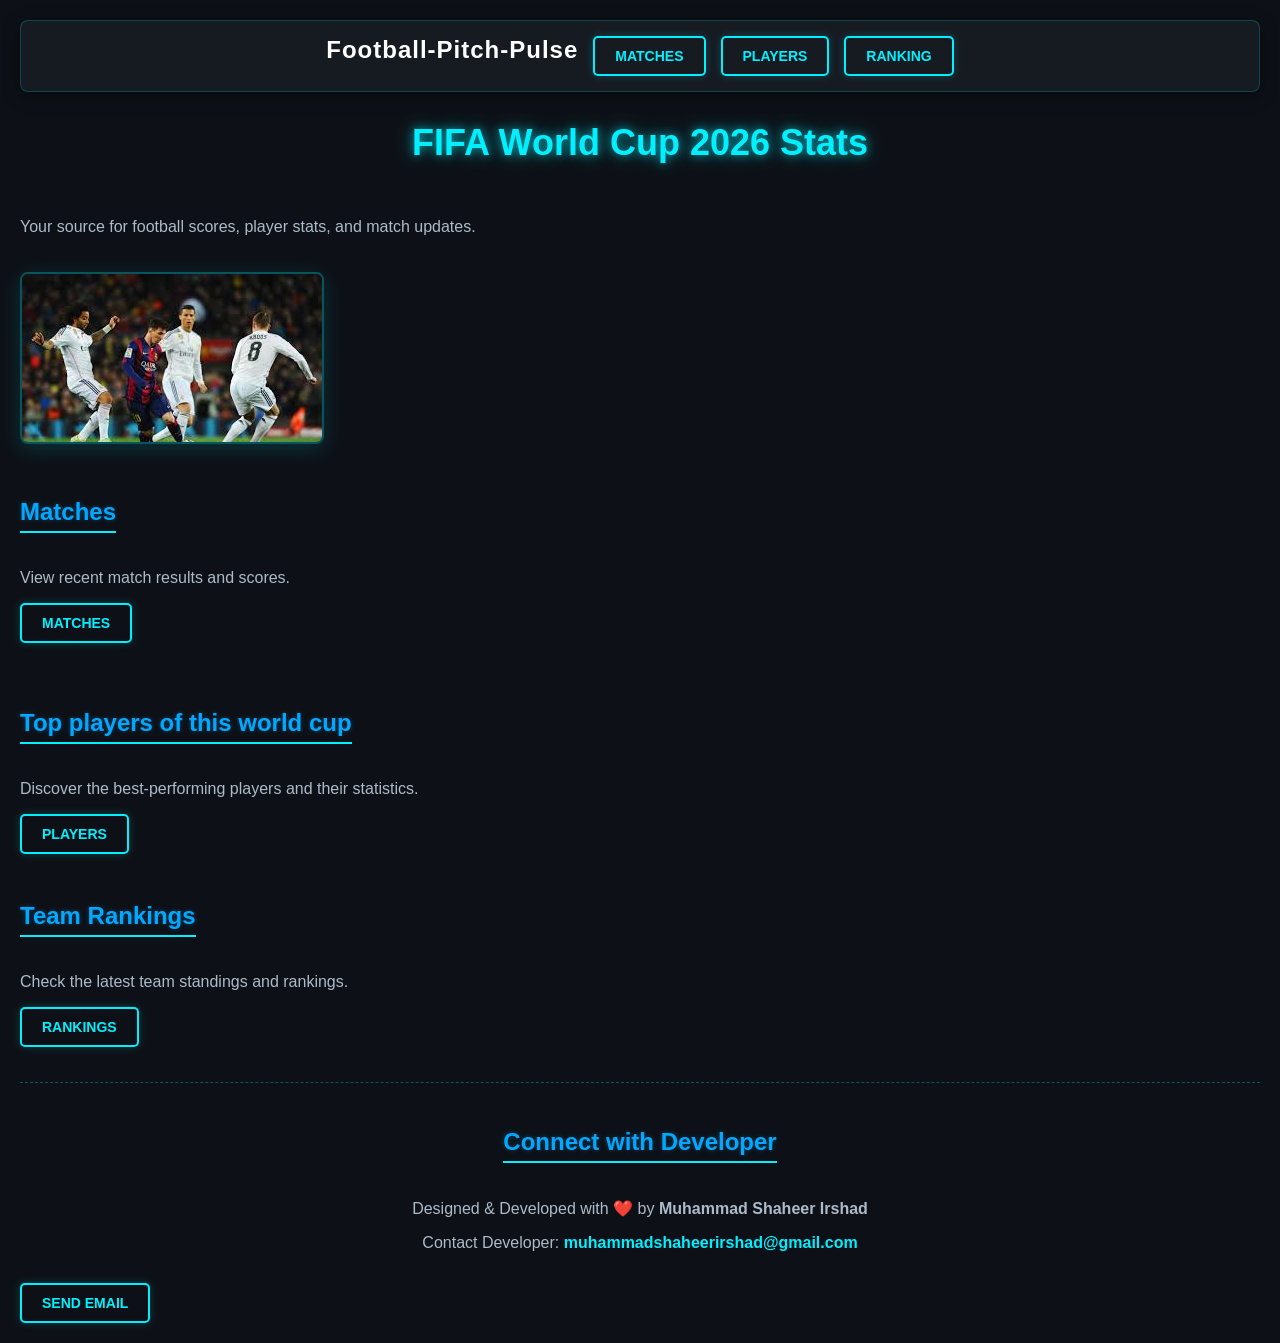
<file: football web.html/Football Web Dev/index.html>
<!DOCTYPE html>
<html lang="en">
<head>
    <meta charset="UTF-8">
    <meta name="viewport" content="width=device-width, initial-scale=1.0">
    <title>FIFAWORLDCUP 2026</title>
    <link rel="stylesheet" href="style.css">
   <meta name="google-site-verification" content="-DJgJP2VQWr3wIZmeKiB_t2uhPUBxs_V7MmFVjD3pzk" />
</head>
<body>
 <header style="text-align: center;">
      <nav>
        <div class="logo">Football-Pitch-Pulse</div>
        <button>
            <a href="Matches.html">Matches</a>
        </button>
        <button>
            <a href="Players.html">Players</a>
        </button>
        <button>
            <a href="Ranking.html">Ranking</a>
        </button>
    </nav>
</header>
<center>
 <h1 class="description">FIFA World Cup 2026 Stats</h1>
 </center>
 <br>
<p>Your source for football scores, player stats, and match updates.</p>
<img src="[data-uri]" alt="">
<br>
<h2 class="Headings">Matches</h2>
<p>View recent match results and scores.</p>
<button><a href="Matches.html">Matches</a></button>
<br>
<br><br> <h2 class="Headings">Top players of this world cup</h2>
<p>Discover the best-performing players and their statistics.</p>
<button><a href="Players.html">Players</a></button>
<br>
<br>
<h2 class="Headings">Team Rankings</h2>
<p>Check the latest team standings and rankings.</p>
<button>
<a href="Ranking.html">Rankings</a>
</button>


   <div class="contact-box" style="margin-top: 35px; padding: 15px; border-top: 1px dashed rgba(0, 240, 255, 0.3); text-align: center;">
    <h2 class="Headings">Connect with Developer</h2>
    
    <p>Designed & Developed with ❤️ by <strong>Muhammad Shaheer Irshad</strong></p>
    
    <p>Contact Developer: 
        <a href="mailto:muhammadshaheerirshad@gmail.com?subject=FIFA%20World%20Cup%20Website%20Feedback" style="color: #00f0ff; text-decoration: none; font-weight: bold;">
            muhammadshaheerirshad@gmail.com
        </a>
    </p>
</div>
    
<div>
    <button>
        <a href="mailto:muhammadshaheerirshad@email.com?subject=FIFA%20World%20Cup%20Website%20Feedback">
            Send Email
        </a>
    </button>
</div>
</body>
</html>
</file>
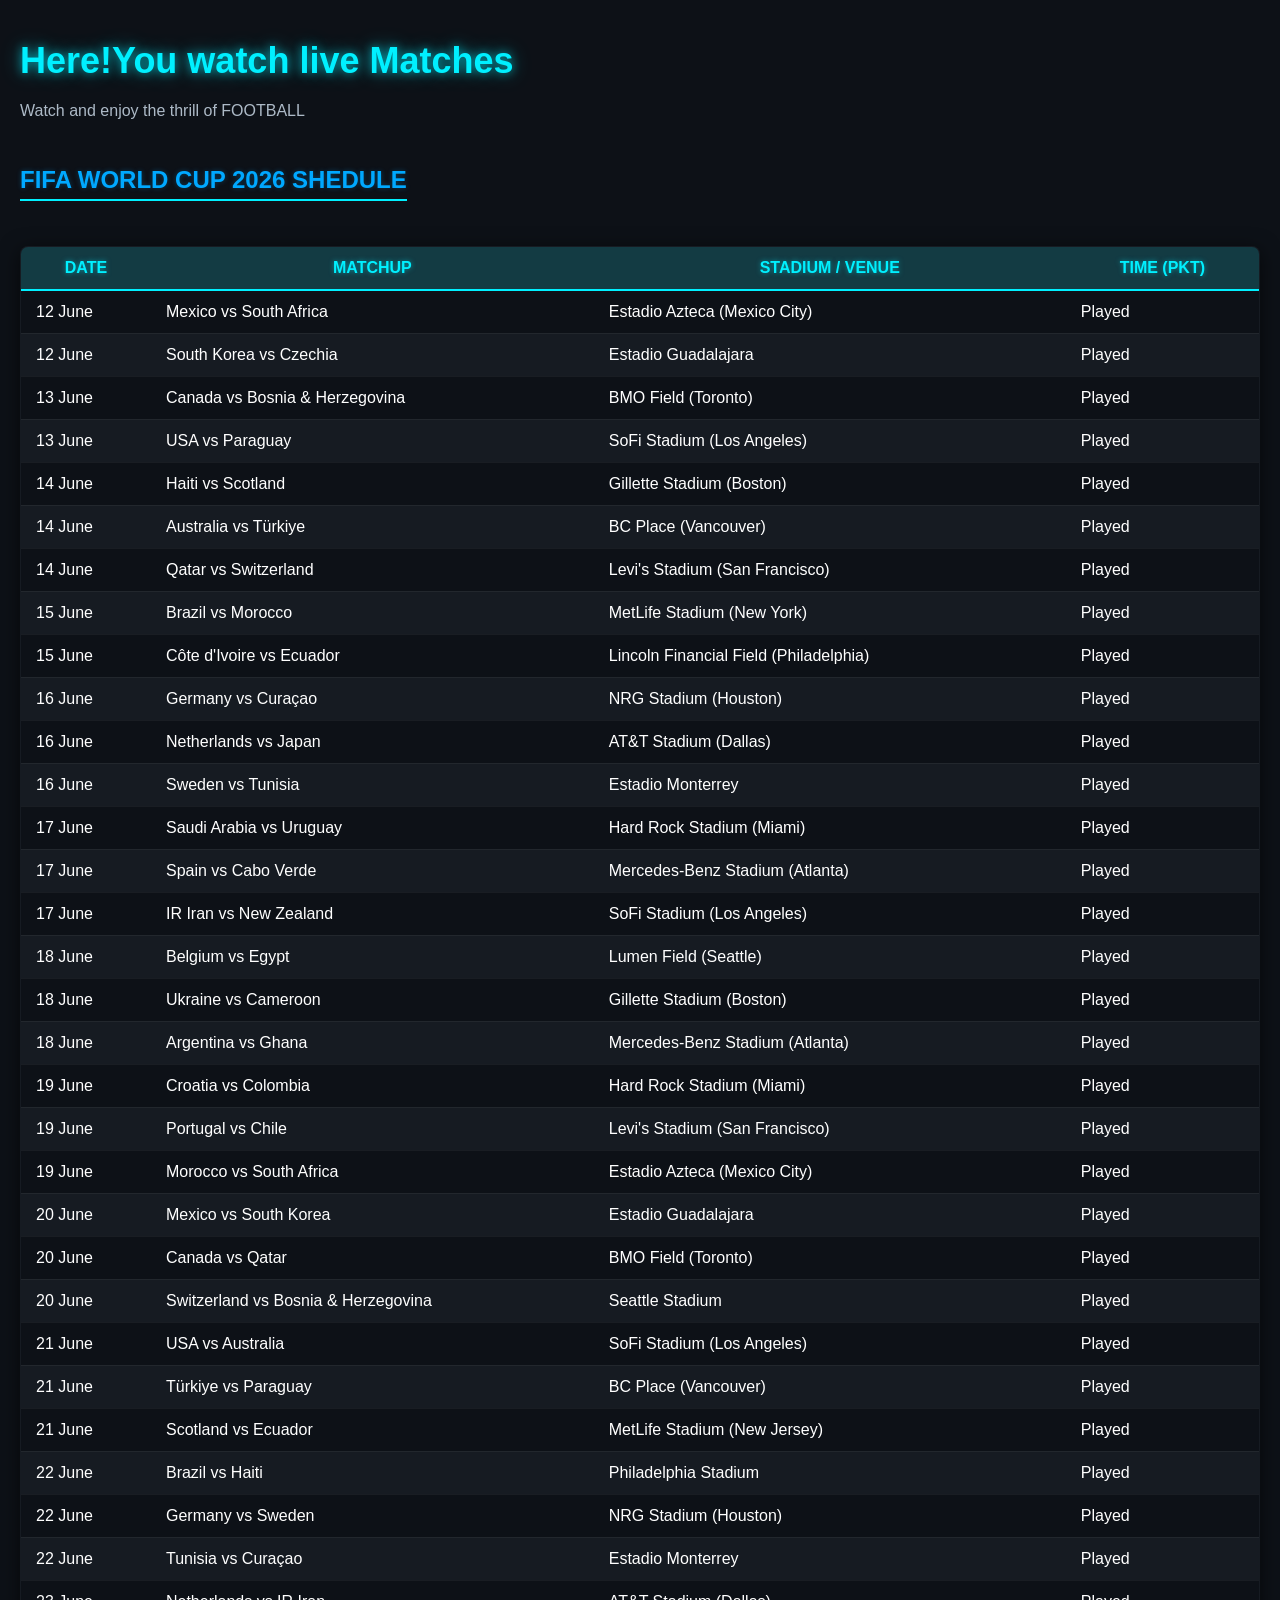
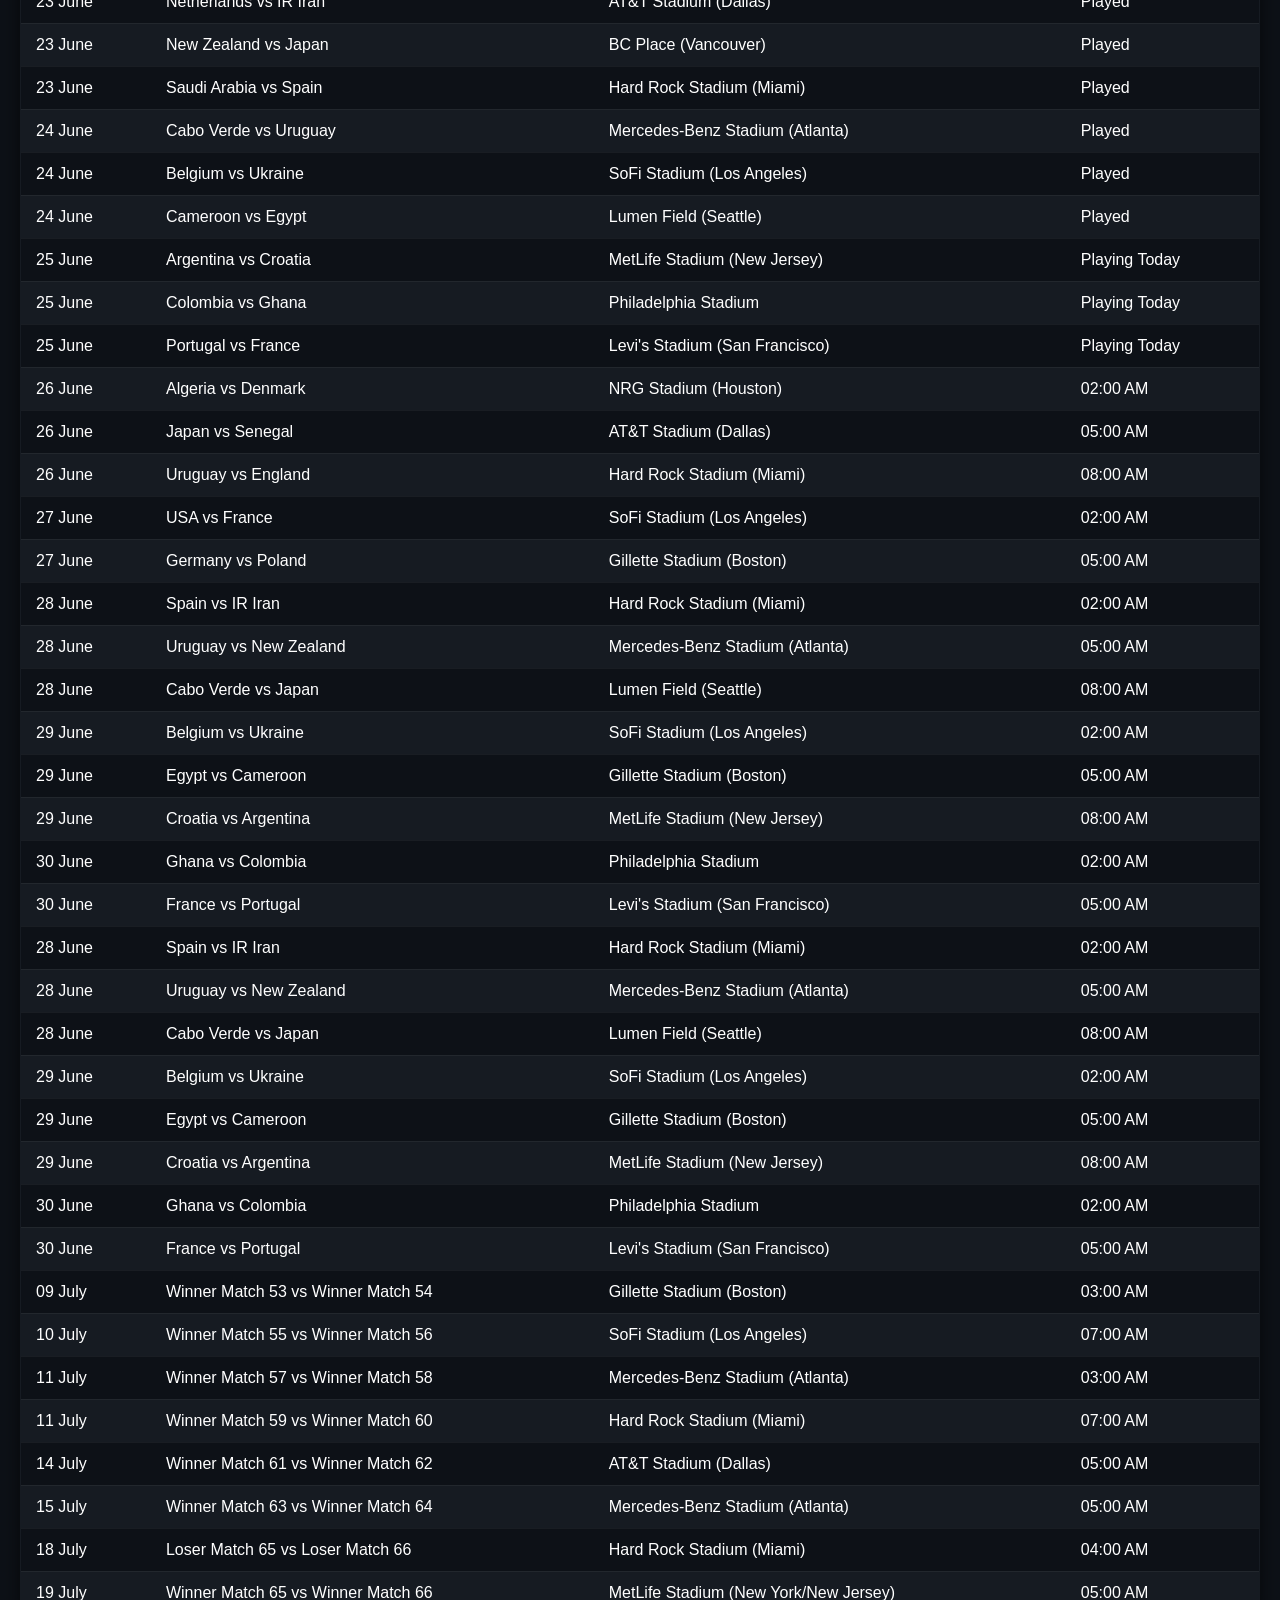
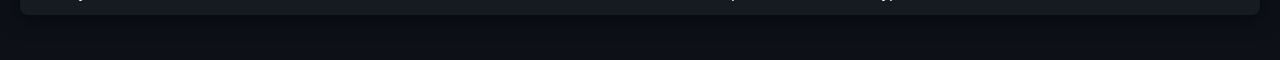
<file: football web.html/Football Web Dev/Matches.html>
<!DOCTYPE html>
<html lang="en">
<head>
    <meta charset="UTF-8">
    <meta name="viewport" content="width=device-width, initial-scale=1.0">
    <title>Matches</title>  
    <link rel="stylesheet" href="style.css">

    

</head>
<body>
    <h1 class="description">Here!You watch live Matches</h1>
    <p>Watch and enjoy the thrill of FOOTBALL</p>
 

    <h2 class="leagues-name">FIFA WORLD CUP 2026 SHEDULE</h2>
     <table>
       <tr>
    <th>Date</th>
    <th>Matchup</th>
    <th>Stadium / Venue</th>
    <th>Time (PKT)</th>
</tr>

     <!-- Match 1 -->
       <!-- Match 1 -->
       <!-- Match 1 -->
        <tr>
            <td>12 June</td>
            <td>Mexico vs South Africa</td>
            <td>Estadio Azteca (Mexico City)</td>
            <td>Played</td>
        </tr>

        <!-- Match 2 -->
        <tr>
            <td>12 June</td>
            <td>South Korea vs Czechia</td>
            <td>Estadio Guadalajara</td>
            <td>Played</td>
        </tr>

        <!-- Match 3 -->
        <tr>
            <td>13 June</td>
            <td>Canada vs Bosnia & Herzegovina</td>
            <td>BMO Field (Toronto)</td>
            <td>Played</td>
        </tr>

        <!-- Match 4 -->
        <tr>
            <td>13 June</td>
            <td>USA vs Paraguay</td>
            <td>SoFi Stadium (Los Angeles)</td>
            <td>Played</td>
        </tr>

        <!-- Match 5 -->
        <tr>
            <td>14 June</td>
            <td>Haiti vs Scotland</td>
            <td>Gillette Stadium (Boston)</td>
            <td>Played</td>
        </tr>

        <!-- Match 6 -->
        <tr>
            <td>14 June</td>
            <td>Australia vs Türkiye</td>
            <td>BC Place (Vancouver)</td>
            <td>Played</td>
        </tr>

        <!-- Match 7 -->
        <tr>
            <td>14 June</td>
            <td>Qatar vs Switzerland</td>
            <td>Levi's Stadium (San Francisco)</td>
            <td>Played</td>
        </tr>

        <!-- Match 8 -->
        <tr>
            <td>15 June</td>
            <td>Brazil vs Morocco</td>
            <td>MetLife Stadium (New York)</td>
            <td>Played</td>
        </tr>

        <!-- Match 9 -->
        <tr>
            <td>15 June</td>
            <td>Côte d'Ivoire vs Ecuador</td>
            <td>Lincoln Financial Field (Philadelphia)</td>
            <td>Played</td>
        </tr>

        <!-- Match 10 -->
        <tr>
            <td>16 June</td>
            <td>Germany vs Curaçao</td>
            <td>NRG Stadium (Houston)</td>
            <td>Played</td>
        </tr>

        <!-- Match 11 -->
        <tr>
            <td>16 June</td>
            <td>Netherlands vs Japan</td>
            <td>AT&T Stadium (Dallas)</td>
            <td>Played</td>
        </tr>

        <!-- Match 12 -->
        <tr>
            <td>16 June</td>
            <td>Sweden vs Tunisia</td>
            <td>Estadio Monterrey</td>
            <td>Played</td>
        </tr>

        <!-- Match 13 -->
        <tr>
            <td>17 June</td>
            <td>Saudi Arabia vs Uruguay</td>
            <td>Hard Rock Stadium (Miami)</td>
            <td>Played</td>
        </tr>

        <!-- Match 14 -->
        <tr>
            <td>17 June</td>
            <td>Spain vs Cabo Verde</td>
            <td>Mercedes-Benz Stadium (Atlanta)</td>
            <td>Played</td>
        </tr>

        <!-- Match 15 -->
        <tr>
            <td>17 June</td>
            <td>IR Iran vs New Zealand</td>
            <td>SoFi Stadium (Los Angeles)</td>
            <td>Played</td>
        </tr>

        <!-- Match 16 -->
        <tr>
            <td>18 June</td>
            <td>Belgium vs Egypt</td>
            <td>Lumen Field (Seattle)</td>
            <td>Played</td>
        </tr>

        <!-- Match 17 -->
        <tr>
            <td>18 June</td>
            <td>Ukraine vs Cameroon</td>
            <td>Gillette Stadium (Boston)</td>
            <td>Played</td>
        </tr>

        <!-- Match 18 -->
        <tr>
            <td>18 June</td>
            <td>Argentina vs Ghana</td>
            <td>Mercedes-Benz Stadium (Atlanta)</td>
            <td>Played</td>
        </tr>

        <!-- Match 19 -->
        <tr>
            <td>19 June</td>
            <td>Croatia vs Colombia</td>
            <td>Hard Rock Stadium (Miami)</td>
            <td>Played</td>
        </tr>

        <!-- Match 20 -->
        <tr>
            <td>19 June</td>
            <td>Portugal vs Chile</td>
            <td>Levi's Stadium (San Francisco)</td>
            <td>Played</td>
        </tr>

        <!-- Match 21 -->
        <tr>
            <td>19 June</td>
            <td>Morocco vs South Africa</td>
            <td>Estadio Azteca (Mexico City)</td>
            <td>Played</td>
        </tr>

        <!-- Match 22 -->
        <tr>
            <td>20 June</td>
            <td>Mexico vs South Korea</td>
            <td>Estadio Guadalajara</td>
            <td>Played</td>
        </tr>

        <!-- Match 23 -->
        <tr>
            <td>20 June</td>
            <td>Canada vs Qatar</td>
            <td>BMO Field (Toronto)</td>
            <td>Played</td>
        </tr>

        <!-- Match 24 -->
        <tr>
            <td>20 June</td>
            <td>Switzerland vs Bosnia & Herzegovina</td>
            <td>Seattle Stadium</td>
            <td>Played</td>
        </tr>

        <!-- Match 25 -->
        <tr>
            <td>21 June</td>
            <td>USA vs Australia</td>
            <td>SoFi Stadium (Los Angeles)</td>
            <td>Played</td>
        </tr>

        <!-- Match 26 -->
        <tr>
            <td>21 June</td>
            <td>Türkiye vs Paraguay</td>
            <td>BC Place (Vancouver)</td>
            <td>Played</td>
        </tr>

        <!-- Match 27 -->
        <tr>
            <td>21 June</td>
            <td>Scotland vs Ecuador</td>
            <td>MetLife Stadium (New Jersey)</td>
            <td>Played</td>
        </tr>

        <!-- Match 28 -->
        <tr>
            <td>22 June</td>
            <td>Brazil vs Haiti</td>
            <td>Philadelphia Stadium</td>
            <td>Played</td>
        </tr>

        <!-- Match 29 -->
        <tr>
            <td>22 June</td>
            <td>Germany vs Sweden</td>
            <td>NRG Stadium (Houston)</td>
            <td>Played</td>
        </tr>

        <!-- Match 30 -->
        <tr>
            <td>22 June</td>
            <td>Tunisia vs Curaçao</td>
            <td>Estadio Monterrey</td>
            <td>Played</td>
        </tr>

        <!-- Match 31 -->
        <tr>
            <td>23 June</td>
            <td>Netherlands vs IR Iran</td>
            <td>AT&T Stadium (Dallas)</td>
            <td>Played</td>
        </tr>

        <!-- Match 32 -->
        <tr>
            <td>23 June</td>
            <td>New Zealand vs Japan</td>
            <td>BC Place (Vancouver)</td>
            <td>Played</td>
        </tr>

        <!-- Match 33 -->
        <tr>
            <td>23 June</td>
            <td>Saudi Arabia vs Spain</td>
            <td>Hard Rock Stadium (Miami)</td>
            <td>Played</td>
        </tr>

        <!-- Match 34 -->
        <tr>
            <td>24 June</td>
            <td>Cabo Verde vs Uruguay</td>
            <td>Mercedes-Benz Stadium (Atlanta)</td>
            <td>Played</td>
        </tr>

        <!-- Match 35 -->
        <tr>
            <td>24 June</td>
            <td>Belgium vs Ukraine</td>
            <td>SoFi Stadium (Los Angeles)</td>
            <td>Played</td>
        </tr>

        <!-- Match 36 -->
        <tr>
            <td>24 June</td>
            <td>Cameroon vs Egypt</td>
            <td>Lumen Field (Seattle)</td>
            <td>Played</td>
        </tr>

        <!-- Match 37 -->
        <tr>
            <td>25 June</td>
            <td>Argentina vs Croatia</td>
            <td>MetLife Stadium (New Jersey)</td>
            <td>Playing Today</td>
        </tr>

        <!-- Match 38 -->
        <tr>
            <td>25 June</td>
            <td>Colombia vs Ghana</td>
            <td>Philadelphia Stadium</td>
            <td>Playing Today</td>
        </tr>

        <!-- Match 39 -->
        <tr>
            <td>25 June</td>
            <td>Portugal vs France</td>
            <td>Levi's Stadium (San Francisco)</td>
            <td>Playing Today</td>
        </tr>

        <!-- Match 40 -->
        <tr>
            <td>26 June</td>
            <td>Algeria vs Denmark</td>
            <td>NRG Stadium (Houston)</td>
            <td>02:00 AM</td>
        </tr>

        <!-- Match 41 -->
        <tr>
            <td>26 June</td>
            <td>Japan vs Senegal</td>
            <td>AT&T Stadium (Dallas)</td>
            <td>05:00 AM</td>
        </tr>

        <!-- Match 42 -->
        <tr>
            <td>26 June</td>
            <td>Uruguay vs England</td>
            <td>Hard Rock Stadium (Miami)</td>
            <td>08:00 AM</td>
        </tr>

        <!-- Match 43 -->
        <tr>
            <td>27 June</td>
            <td>USA vs France</td>
            <td>SoFi Stadium (Los Angeles)</td>
            <td>02:00 AM</td>
        </tr>

        <!-- Match 44 -->
        <tr>
            <td>27 June</td>
            <td>Germany vs Poland</td>
            <td>Gillette Stadium (Boston)</td>
            <td>05:00 AM</td>
        </tr>
        <!-- Match 45 -->
        <tr>
            <td>28 June</td>
            <td>Spain vs IR Iran</td>
            <td>Hard Rock Stadium (Miami)</td>
            <td>02:00 AM</td>
        </tr>

        <!-- Match 46 -->
        <tr>
            <td>28 June</td>
            <td>Uruguay vs New Zealand</td>
            <td>Mercedes-Benz Stadium (Atlanta)</td>
            <td>05:00 AM</td>
        </tr>

        <!-- Match 47 -->
        <tr>
            <td>28 June</td>
            <td>Cabo Verde vs Japan</td>
            <td>Lumen Field (Seattle)</td>
            <td>08:00 AM</td>
        </tr>

        <!-- Match 48 -->
        <tr>
            <td>29 June</td>
            <td>Belgium vs Ukraine</td>
            <td>SoFi Stadium (Los Angeles)</td>
            <td>02:00 AM</td>
        </tr>

        <!-- Match 49 -->
        <tr>
            <td>29 June</td>
            <td>Egypt vs Cameroon</td>
            <td>Gillette Stadium (Boston)</td>
            <td>05:00 AM</td>
        </tr>

        <!-- Match 50 -->
        <tr>
            <td>29 June</td>
            <td>Croatia vs Argentina</td>
            <td>MetLife Stadium (New Jersey)</td>
            <td>08:00 AM</td>
        </tr>

        <!-- Match 51 -->
        <tr>
            <td>30 June</td>
            <td>Ghana vs Colombia</td>
            <td>Philadelphia Stadium</td>
            <td>02:00 AM</td>
        </tr>

        <!-- Match 52 -->
        <tr>
            <td>30 June</td>
            <td>France vs Portugal</td>
            <td>Levi's Stadium (San Francisco)</td>
            <td>05:00 AM</td>
        </tr>
        <!-- Match 45 -->
        <tr>
            <td>28 June</td>
            <td>Spain vs IR Iran</td>
            <td>Hard Rock Stadium (Miami)</td>
            <td>02:00 AM</td>
        </tr>

        <!-- Match 46 -->
        <tr>
            <td>28 June</td>
            <td>Uruguay vs New Zealand</td>
            <td>Mercedes-Benz Stadium (Atlanta)</td>
            <td>05:00 AM</td>
        </tr>

        <!-- Match 47 -->
        <tr>
            <td>28 June</td>
            <td>Cabo Verde vs Japan</td>
            <td>Lumen Field (Seattle)</td>
            <td>08:00 AM</td>
        </tr>

        <!-- Match 48 -->
        <tr>
            <td>29 June</td>
            <td>Belgium vs Ukraine</td>
            <td>SoFi Stadium (Los Angeles)</td>
            <td>02:00 AM</td>
        </tr>

        <!-- Match 49 -->
        <tr>
            <td>29 June</td>
            <td>Egypt vs Cameroon</td>
            <td>Gillette Stadium (Boston)</td>
            <td>05:00 AM</td>
        </tr>

        <!-- Match 50 -->
        <tr>
            <td>29 June</td>
            <td>Croatia vs Argentina</td>
            <td>MetLife Stadium (New Jersey)</td>
            <td>08:00 AM</td>
        </tr>

        <!-- Match 51 -->
        <tr>
            <td>30 June</td>
            <td>Ghana vs Colombia</td>
            <td>Philadelphia Stadium</td>
            <td>02:00 AM</td>
        </tr>

        <!-- Match 52 -->
        <tr>
            <td>30 June</td>
            <td>France vs Portugal</td>
            <td>Levi's Stadium (San Francisco)</td>
            <td>05:00 AM</td>
        </tr>
        <!-- === QUARTER-FINALS === -->
        <!-- Match 61 (Quarter-Final 1) -->
        <tr>
            <td>09 July</td>
            <td>Winner Match 53 vs Winner Match 54</td>
            <td>Gillette Stadium (Boston)</td>
            <td>03:00 AM</td>
        </tr>

        <!-- Match 62 (Quarter-Final 2) -->
        <tr>
            <td>10 July</td>
            <td>Winner Match 55 vs Winner Match 56</td>
            <td>SoFi Stadium (Los Angeles)</td>
            <td>07:00 AM</td>
        </tr>

        <!-- Match 63 (Quarter-Final 3) -->
        <tr>
            <td>11 July</td>
            <td>Winner Match 57 vs Winner Match 58</td>
            <td>Mercedes-Benz Stadium (Atlanta)</td>
            <td>03:00 AM</td>
        </tr>

        <!-- Match 64 (Quarter-Final 4) -->
        <tr>
            <td>11 July</td>
            <td>Winner Match 59 vs Winner Match 60</td>
            <td>Hard Rock Stadium (Miami)</td>
            <td>07:00 AM</td>
        </tr>

        <!-- === SEMI-FINALS === -->
        <!-- Match 65 (Semi-Final 1) -->
        <tr>
            <td>14 July</td>
            <td>Winner Match 61 vs Winner Match 62</td>
            <td>AT&T Stadium (Dallas)</td>
            <td>05:00 AM</td>
        </tr>

        <!-- Match 66 (Semi-Final 2) -->
        <tr>
            <td>15 July</td>
            <td>Winner Match 63 vs Winner Match 64</td>
            <td>Mercedes-Benz Stadium (Atlanta)</td>
            <td>05:00 AM</td>
        </tr>

        <!-- === 3RD PLACE MATCH === -->
        <!-- Match 67 (Third Place) -->
        <tr>
            <td>18 July</td>
            <td>Loser Match 65 vs Loser Match 66</td>
            <td>Hard Rock Stadium (Miami)</td>
            <td>04:00 AM</td>
        </tr>

        <!-- === THE GRAND FINAL === -->
        <!-- Match 68 (World Cup Final) -->
        <tr>
            <td>19 July</td>
            <td>Winner Match 65 vs Winner Match 66</td>
            <td>MetLife Stadium (New York/New Jersey)</td>
            <td>05:00 AM</td>
        </tr>
        </tr>
    </table>
</body>
</html>
</file>
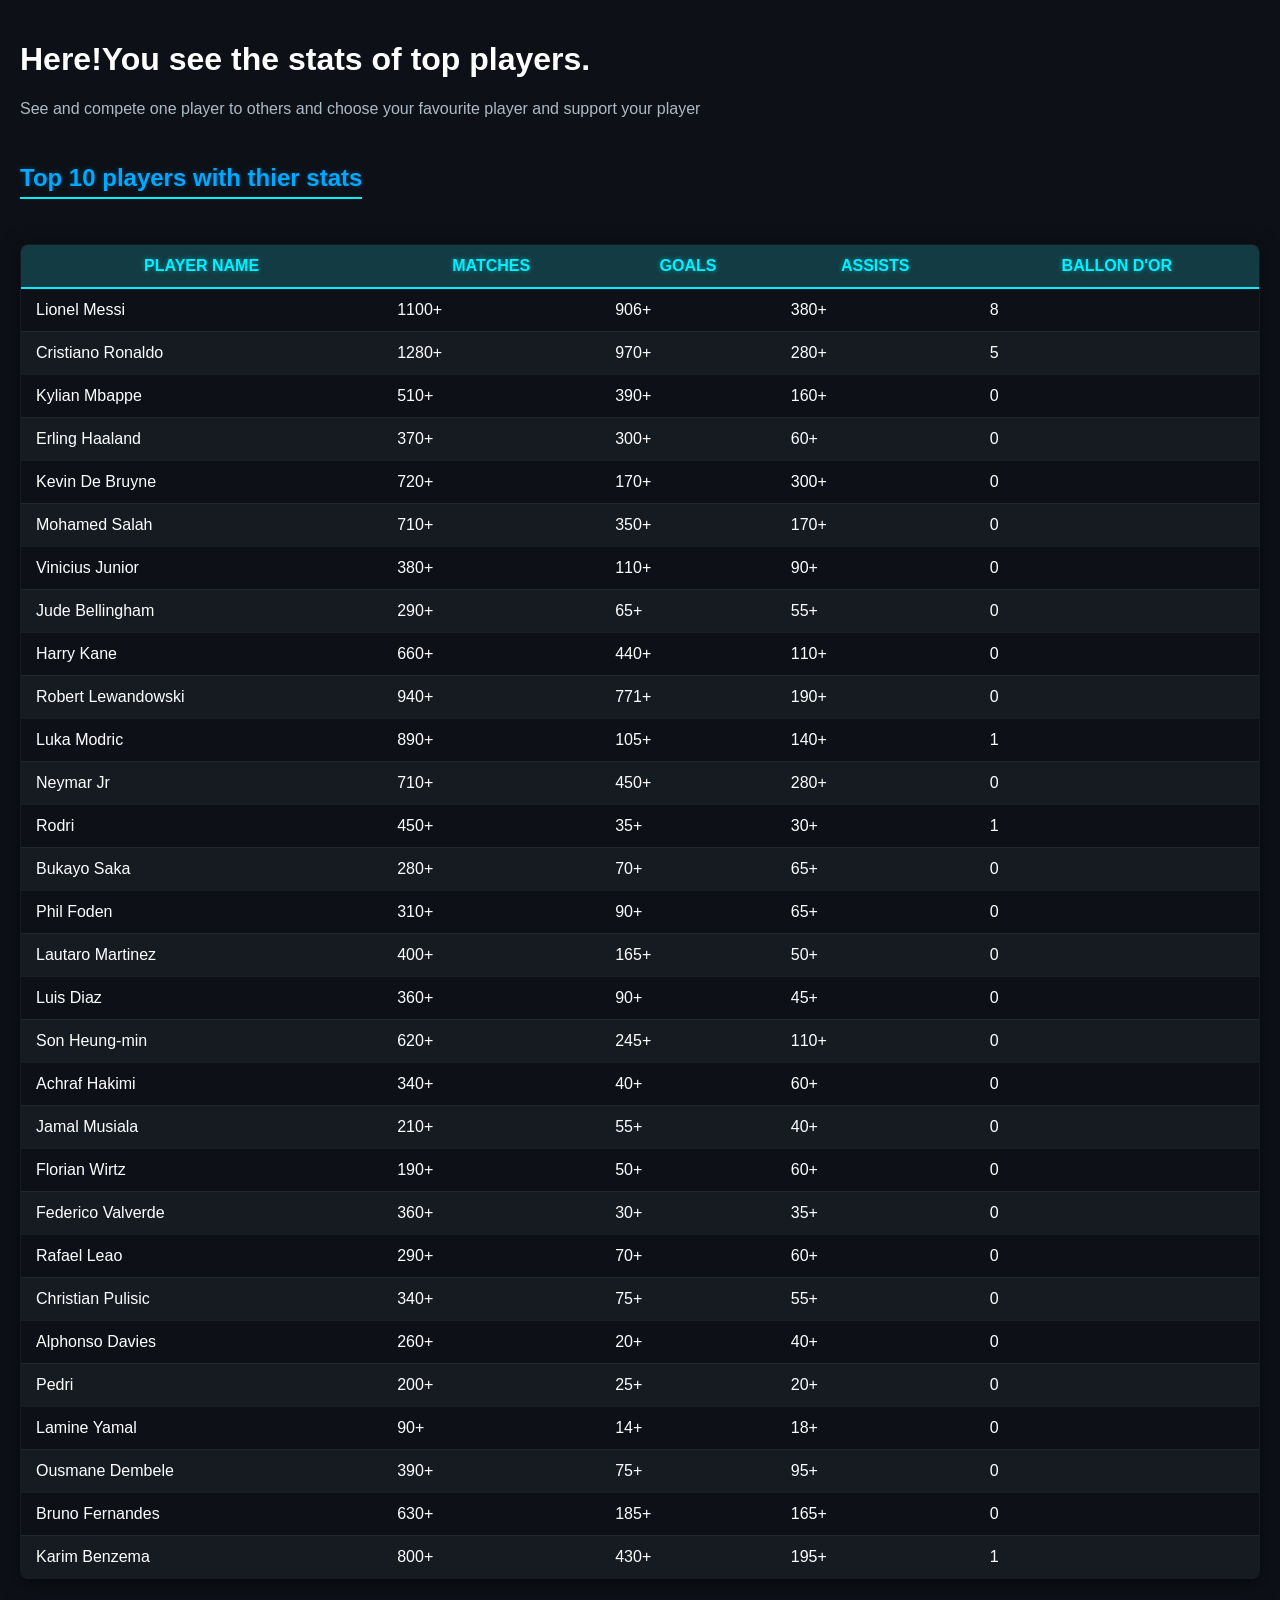
<file: football web.html/Football Web Dev/Players.html>
<!DOCTYPE html>
<html lang="en">
<head>
    <meta charset="UTF-8">
    <meta name="viewport" content="width=device-width, initial-scale=1.0">
    <title>Players</title>
    <link rel="stylesheet" href="style.css">
    
</head>
<body>
    <h1 class="descriptioon">Here!You see the stats of top players.</h1>
    <p>See and compete one player to others and choose your favourite player and support your player</p>
    <h2 class="Players Name">Top 10 players with thier stats</h2>
    <table>
        
            <tr>
    <th>Player Name</th>
    <th>Matches</th>
    <th>Goals</th>
    <th>Assists</th>
    <th>Ballon d'Or</th>
</tr>

<!-- 1. Lionel Messi -->
        <tr>
            <td>Lionel Messi</td>
            <td>1100+</td>
            <td>906+</td>
            <td>380+</td>
            <td>8</td>
        </tr> 

        <!-- 2. Cristiano Ronaldo -->
        <tr>
            <td>Cristiano Ronaldo</td>
            <td>1280+</td>
            <td>970+</td>
            <td>280+</td>
            <td>5</td>
        </tr>

        <!-- 3. Kylian Mbappé -->
        <tr>
            <td>Kylian Mbappe</td>
            <td>510+</td>
            <td>390+</td>
            <td>160+</td>
            <td>0</td>
        </tr>

        <!-- 4. Erling Haaland -->
        <tr>
            <td>Erling Haaland</td>
            <td>370+</td>
            <td>300+</td>
            <td>60+</td>
            <td>0</td>
        </tr>

        <!-- 5. Kevin De Bruyne -->
        <tr>
            <td>Kevin De Bruyne</td>
            <td>720+</td>
            <td>170+</td>
            <td>300+</td>
            <td>0</td>
        </tr>

        <!-- 6. Mohamed Salah -->
        <tr>
            <td>Mohamed Salah</td>
            <td>710+</td>
            <td>350+</td>
            <td>170+</td>
            <td>0</td>
        </tr>

        <!-- 7. Vinícius Júnior -->
        <tr>
            <td>Vinicius Junior</td>
            <td>380+</td>
            <td>110+</td>
            <td>90+</td>
            <td>0</td>
        </tr>

        <!-- 8. Jude Bellingham -->
        <tr>
            <td>Jude Bellingham</td>
            <td>290+</td>
            <td>65+</td>
            <td>55+</td>
            <td>0</td>
        </tr>

        <!-- 9. Harry Kane -->
        <tr>
            <td>Harry Kane</td>
            <td>660+</td>
            <td>440+</td>
            <td>110+</td>
            <td>0</td>
        </tr>

        <!-- 10. Robert Lewandowski -->
        <tr>
            <td>Robert Lewandowski</td>
            <td>940+</td>
            <td>771+</td>
            <td>190+</td>
            <td>0</td>
        </tr>

        <!-- 11. Luka Modrić -->
        <tr>
            <td>Luka Modric</td>
            <td>890+</td>
            <td>105+</td>
            <td>140+</td>
            <td>1</td>
        </tr>

        <!-- 12. Neymar Jr -->
        <tr>
            <td>Neymar Jr</td>
            <td>710+</td>
            <td>450+</td>
            <td>280+</td>
            <td>0</td>
        </tr>

        <!-- 13. Rodri -->
        <tr>
            <td>Rodri</td>
            <td>450+</td>
            <td>35+</td>
            <td>30+</td>
            <td>1</td>
        </tr>

        <!-- 14. Bukayo Saka -->
        <tr>
            <td>Bukayo Saka</td>
            <td>280+</td>
            <td>70+</td>
            <td>65+</td>
            <td>0</td>
        </tr>

        <!-- 15. Phil Foden -->
        <tr>
            <td>Phil Foden</td>
            <td>310+</td>
            <td>90+</td>
            <td>65+</td>
            <td>0</td>
        </tr>

        <!-- 16. Lautaro Martínez -->
        <tr>
            <td>Lautaro Martinez</td>
            <td>400+</td>
            <td>165+</td>
            <td>50+</td>
            <td>0</td>
        </tr>

        <!-- 17. Luis Díaz -->
        <tr>
            <td>Luis Diaz</td>
            <td>360+</td>
            <td>90+</td>
            <td>45+</td>
            <td>0</td>
        </tr>

        <!-- 18. Son Heung-min -->
        <tr>
            <td>Son Heung-min</td>
            <td>620+</td>
            <td>245+</td>
            <td>110+</td>
            <td>0</td>
        </tr>

        <!-- 19. Achraf Hakimi -->
        <tr>
            <td>Achraf Hakimi</td>
            <td>340+</td>
            <td>40+</td>
            <td>60+</td>
            <td>0</td>
        </tr>

        <!-- 20. Jamal Musiala -->
        <tr>
            <td>Jamal Musiala</td>
            <td>210+</td>
            <td>55+</td>
            <td>40+</td>
            <td>0</td>
        </tr>

        <!-- 21. Florian Wirtz -->
        <tr>
            <td>Florian Wirtz</td>
            <td>190+</td>
            <td>50+</td>
            <td>60+</td>
            <td>0</td>
        </tr>

        <!-- 22. Federico Valverde -->
        <tr>
            <td>Federico Valverde</td>
            <td>360+</td>
            <td>30+</td>
            <td>35+</td>
            <td>0</td>
        </tr>

        <!-- 23. Rafael Leão -->
        <tr>
            <td>Rafael Leao</td>
            <td>290+</td>
            <td>70+</td>
            <td>60+</td>
            <td>0</td>
        </tr>

        <!-- 24. Christian Pulisic -->
        <tr>
            <td>Christian Pulisic</td>
            <td>340+</td>
            <td>75+</td>
            <td>55+</td>
            <td>0</td>
        </tr>

        <!-- 25. Alphonso Davies -->
        <tr>
            <td>Alphonso Davies</td>
            <td>260+</td>
            <td>20+</td>
            <td>40+</td>
            <td>0</td>
        </tr>

        <!-- 26. Pedri -->
        <tr>
            <td>Pedri</td>
            <td>200+</td>
            <td>25+</td>
            <td>20+</td>
            <td>0</td>
        </tr>

        <!-- 27. Lamine Yamal -->
        <tr>
            <td>Lamine Yamal</td>
            <td>90+</td>
            <td>14+</td>
            <td>18+</td>
            <td>0</td>
        </tr>

        <!-- 28. Ousmane Dembélé -->
        <tr>
            <td>Ousmane Dembele</td>
            <td>390+</td>
            <td>75+</td>
            <td>95+</td>
            <td>0</td>
        </tr>

        <!-- 29. Bruno Fernandes -->
        <tr>
            <td>Bruno Fernandes</td>
            <td>630+</td>
            <td>185+</td>
            <td>165+</td>
            <td>0</td>
        </tr>

        <!-- 30. Karim Benzema -->
        <tr>
            <td>Karim Benzema</td>
            <td>800+</td>
            <td>430+</td>
            <td>195+</td>
            <td>1</td>
        </tr>
        
</body>
</html>
</file>
<file: football web.html/Football Web Dev/style.css>
/* --- Neon Table Styles --- */
table {
    width: 100%;
    border-collapse: collapse;
    margin: 25px 0;
    font-size: 16px;
    background-color: #161b22; /* Dark background for table */
    border-radius: 8px;
    overflow: hidden;
    border: 1px solid rgba(0, 240, 255, 0.2);
    box-shadow: 0 4px 20px rgba(0, 0, 0, 0.6);
}

th {
    background-color: rgba(0, 240, 255, 0.15); /* Light neon tint for headers */
    color: #00f0ff; /* Neon blue headings */
    font-weight: bold;
    text-transform: uppercase;
    padding: 12px 15px;
    border-bottom: 2px solid #00f0ff;
    text-shadow: 0 0 5px rgba(0, 240, 255, 0.5);
}

td {
    padding: 12px 15px;
    border-bottom: 1px solid rgba(255, 255, 255, 0.05);
    color: #ffffff;
}

/* Zebra striping (Ek line thodi dark, ek light) */
tr:nth-of-type(even) {
    background-color: #0d1117;
}

/* Row Hover Effect (Jis line pr mouse jaye wo glow kare) */
tr:hover {
    background-color: rgba(0, 240, 255, 0.08);
    box-shadow: inset 0 0 10px rgba(0, 240, 255, 0.2);
    transition: background-color 0.2s ease;
}

/* Status ke liye special neon colors */
td:contains("Played"), td:nth-child(4) {
    color: #00ff66; /* Green for played matches */
    text-shadow: 0 0 5px rgba(0, 255, 102, 0.4);
}

td:contains("Playing Today") {
    color: #ff9900; /* Orange/Yellow for ongoing matches */
    text-shadow: 0 0 5px rgba(255, 153, 0, 0.4);
}
/* --- Global Styles --- */
body {
    background-color: #0d1117; /* Dark professional dark-mode background */
    color: #ffffff; /* White text for description */
    font-family: 'Segoe UI', Tahoma, Geneva, Verdana, sans-serif;
    margin: 0;
    padding: 20px;
}

/* --- Header & Main Title --- */
header {
    margin-bottom: 30px;
}

.description {
    color: #00f0ff !important; /* Glow neon blue for main heading */
    text-shadow: 0 0 10px rgba(0, 240, 255, 0.6), 0 0 20px rgba(0, 240, 255, 0.4);
    font-size: 36px;
    margin: 20px 0;
}

/* --- Sub Headings (.Headings class) --- */
.Headings, h2 {
    color: #00a8ff !important; /* Electric blue for sections */
    border-bottom: 2px solid #00f0ff;
    padding-bottom: 5px;
    display: inline-block;
    margin-top: 30px;
    text-shadow: 0 0 5px rgba(0, 168, 255, 0.3);
}

p {
    color: #adbac7; /* Soft grey text for descriptions */
    font-size: 16px;
}

/* --- Navigation Bar --- */
nav {
    background-color: #161b22; /* Dark contrast background */
    padding: 15px;
    border-radius: 8px;
    display: flex;
    justify-content: center;
    gap: 15px;
    border: 1px solid rgba(0, 240, 255, 0.2);
    box-shadow: 0 4px 15px rgba(0, 0, 0, 0.5);
}

/* --- Styled Buttons inside HTML --- */
button {
    background-color: transparent !important;
    border: 2px solid #00f0ff !important;
    padding: 0 !important; /* Padding inside a tag handle karega */
    cursor: pointer;
    border-radius: 5px;
    transition: all 0.3s ease;
    box-shadow: 0 0 8px rgba(0, 240, 255, 0.2);
}


/* Links inside buttons styling */
button a {
    color: #00f0ff !important;
    text-decoration: none !important;
    display: inline-block;
    padding: 10px 20px;
    font-weight: bold;
    text-transform: uppercase;
    font-size: 14px;
    transition: all 0.3s ease;
}

/* --- Button Hover Glow Effects --- */
button:hover {
    background-color: #00f0ff !important;
    box-shadow: 0 0 15px #00f0ff, 0 0 25px rgba(0, 240, 255, 0.6);
    transform: translateY(-2px); /* Smooth lift effect */
}

button:hover a {
    color: #0d1117 !important; /* Text darkens when button glows */
}

/* --- Image Glow Styling --- */
img {
    border-radius: 8px;
    border: 2px solid rgba(0, 240, 255, 0.3);
    box-shadow: 0 5px 20px rgba(0, 240, 255, 0.15);
    margin: 20px 0;
    max-width: 100%;
    height: auto;
}
.logo {
   font-size: 24px;
   font-weight: 800;
   color: #fff;
   text-shadow: 0 0 10px var(--neon-blue), 0 0 20px var(--dark-blue);
   letter-spacing: 1px;
}
.social-section {
   text-align: center;
   margin-top: 40px;
   padding: 20px;
   background-color: var(--bg-card);
   border-top: 2px solid var(--neon-blue);
        }
     /* --- Gmail Blinking Effect --- */
.contact-box a[href^="mailto:"] {
    animation: neonBlink 1.5s infinite alternate;
}

/* Animation Rules */
@keyframes neonBlink {
    0% {
        opacity: 1;
        text-shadow: 0 0 4px #00f0ff, 0 0 10px #00f0ff, 0 0 20px #00f0ff;
    }
    100% {
        opacity: 0.4;
        text-shadow: 0 0 1px #00f0ff;
    }
}
</file>
